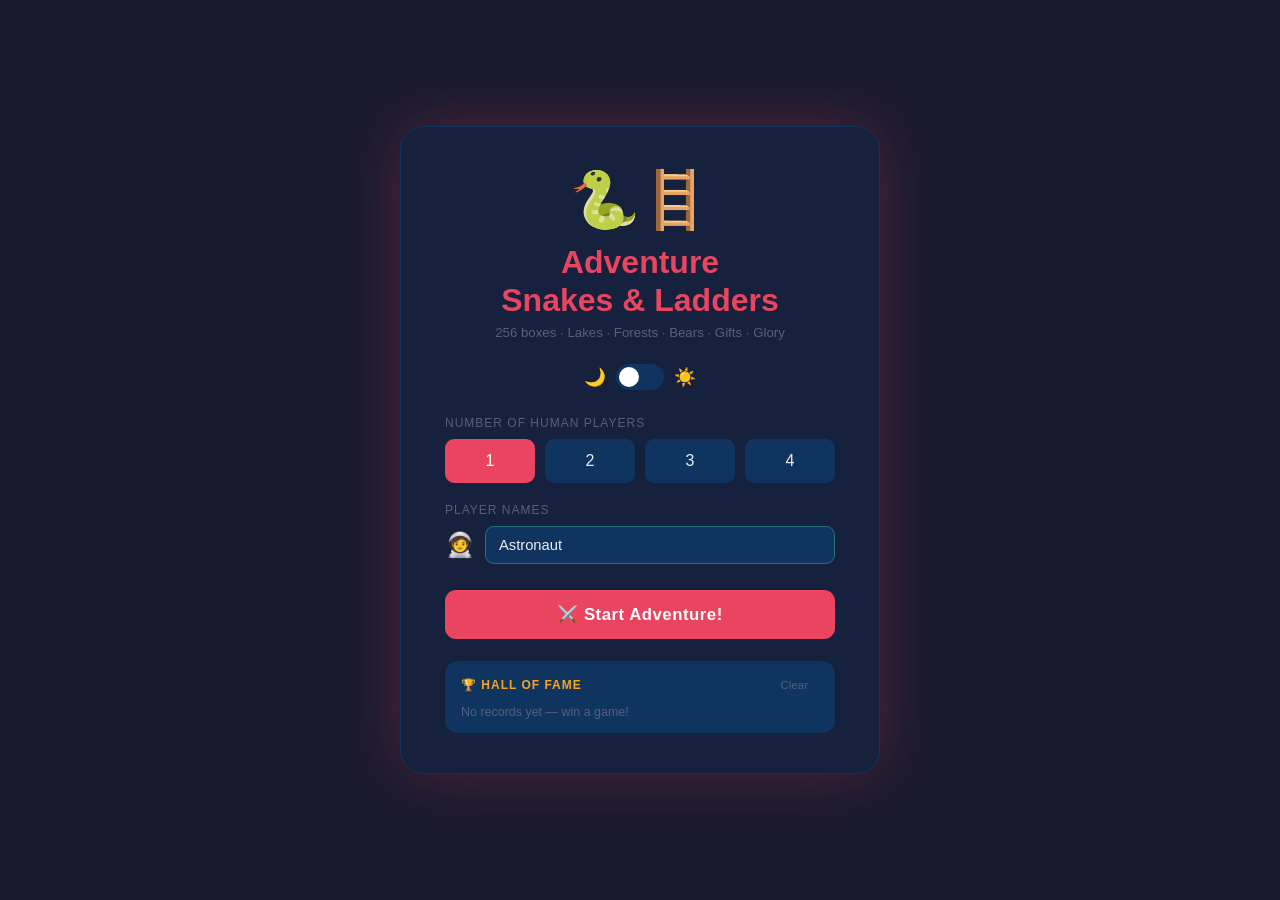
<file: index.html>
<!DOCTYPE html>
<html lang="en" data-theme="dark">
<head>
  <meta charset="UTF-8"/>
  <meta name="viewport" content="width=device-width, initial-scale=1.0"/>
  <title>🐍 Adventure Snakes & Ladders</title>
  <link rel="stylesheet" href="css/themes.css"/>
  <link rel="stylesheet" href="css/animations.css"/>
  <link rel="stylesheet" href="css/main.css"/>
  <style>
    body{display:flex;align-items:center;justify-content:center;min-height:100vh;padding:20px;}
    .setup-card{background:var(--card);border:1px solid var(--border);border-radius:24px;
      padding:40px 44px;max-width:480px;width:100%;text-align:center;
      box-shadow:0 0 60px var(--shadow);}
    .setup-logo{font-size:3.5rem;margin-bottom:10px;}
    .setup-card h1{font-size:2rem;color:var(--accent);line-height:1.2;margin-bottom:6px;}
    .setup-sub{color:var(--text3);font-size:0.83rem;margin-bottom:24px;}
    .theme-row{display:flex;align-items:center;justify-content:center;gap:10px;margin-bottom:26px;font-size:1.1rem;}
    .toggle-switch{position:relative;width:48px;height:26px;display:inline-block;}
    .toggle-switch input{opacity:0;width:0;height:0;}
    .slider{position:absolute;inset:0;background:var(--bg3);border-radius:34px;cursor:pointer;transition:.3s;}
    .slider:before{content:"";position:absolute;width:20px;height:20px;left:3px;bottom:3px;
      background:#fff;border-radius:50%;transition:.3s;}
    input:checked+.slider{background:var(--gold);}
    input:checked+.slider:before{transform:translateX(22px);}
    .section{margin-bottom:20px;text-align:left;}
    .section>label{font-size:.75rem;color:var(--text3);text-transform:uppercase;
      letter-spacing:1px;display:block;margin-bottom:9px;}
    .count-btns{display:flex;gap:10px;}
    .count-btn{flex:1;padding:11px;background:var(--bg3);border:2px solid var(--border);
      border-radius:9px;color:var(--text);font-size:1rem;cursor:pointer;transition:all .2s;}
    .count-btn.active,.count-btn:hover{background:var(--accent);border-color:var(--accent);color:#fff;}
    #nameFields{display:flex;flex-direction:column;gap:9px;}
    .name-row{display:flex;align-items:center;gap:10px;}
    .name-row .p-icon{font-size:1.5rem;}
    .name-row input{flex:1;padding:10px 13px;background:var(--bg3);border:1px solid var(--border);
      border-radius:9px;color:var(--text);font-size:.92rem;outline:none;transition:border-color .2s;}
    .name-row input:focus{border-color:var(--accent);}
    .start-btn{width:100%;padding:14px;background:var(--accent);color:#fff;border:none;
      border-radius:11px;font-size:1.05rem;cursor:pointer;font-weight:bold;letter-spacing:.5px;
      margin-top:6px;transition:background .2s,transform .1s,box-shadow .2s;}
    .start-btn:hover{background:#c73652;transform:translateY(-2px);box-shadow:0 6px 20px var(--shadow);}
    .hof-section{margin-top:22px;background:var(--bg3);border-radius:13px;padding:14px 16px;text-align:left;}
    .hof-header{display:flex;justify-content:space-between;align-items:center;margin-bottom:10px;
      font-size:.75rem;color:var(--gold);font-weight:bold;text-transform:uppercase;letter-spacing:1px;}
    .clear-btn{background:transparent;border:1px solid var(--border);color:var(--text3);
      padding:3px 10px;border-radius:6px;cursor:pointer;font-size:.72rem;transition:all .2s;}
    .clear-btn:hover{border-color:var(--accent);color:var(--accent);}
    .hof-list{display:flex;flex-direction:column;gap:5px;max-height:120px;overflow-y:auto;}
    .hof-row{display:flex;align-items:center;gap:8px;font-size:.83rem;}
    .hof-name{flex:1;color:var(--text);}
    .hof-wins{color:var(--gold);font-weight:bold;}
    .hof-empty{font-size:.78rem;color:var(--text3);}
  </style>
</head>
<body>
<div class="setup-card">
  <div class="setup-logo">🐍🪜</div>
  <h1>Adventure<br/>Snakes &amp; Ladders</h1>
  <p class="setup-sub">256 boxes · Lakes · Forests · Bears · Gifts · Glory</p>

  <div class="theme-row">
    <span>🌙</span>
    <label class="toggle-switch">
      <input type="checkbox" id="themeCheck" onchange="toggleTheme()"/>
      <span class="slider"></span>
    </label>
    <span>☀️</span>
  </div>

  <div class="section">
    <label>Number of Human Players</label>
    <div class="count-btns">
      <button class="count-btn active" onclick="setCount(1)">1</button>
      <button class="count-btn"        onclick="setCount(2)">2</button>
      <button class="count-btn"        onclick="setCount(3)">3</button>
      <button class="count-btn"        onclick="setCount(4)">4</button>
    </div>
  </div>

  <div class="section">
    <label>Player Names</label>
    <div id="nameFields"></div>
  </div>

  <button class="start-btn" onclick="launchGame()">⚔️ Start Adventure!</button>

  <div class="hof-section">
    <div class="hof-header">
      <span>🏆 Hall of Fame</span>
      <button class="clear-btn" onclick="clearHOF()">Clear</button>
    </div>
    <div id="hofList" class="hof-list"></div>
  </div>
</div>

<script>
const AVATARS = ['🧑‍🚀','🧙','🧭','🧗'];
const COLORS  = ['#4ecca3','#e94560','#f5a623','#a855f7'];
const DNAMES  = ['Astronaut','Knight','Explorer','Climber'];
let count = 1;

function toggleTheme(){
  const h = document.documentElement;
  const light = h.getAttribute('data-theme') !== 'light';
  h.setAttribute('data-theme', light ? 'light' : 'dark');
  document.getElementById('themeCheck').checked = light;
  localStorage.setItem('asl_theme', light ? 'light' : 'dark');
}

function setCount(n){
  count = n;
  document.querySelectorAll('.count-btn').forEach((b,i)=>b.classList.toggle('active',i+1===n));
  renderNames(n);
}

function renderNames(n){
  const c = document.getElementById('nameFields'); c.innerHTML='';
  for(let i=0;i<n;i++){
    c.innerHTML+=`<div class="name-row">
      <span class="p-icon">${AVATARS[i]}</span>
      <input type="text" id="pn${i}" maxlength="14"
        placeholder="Player ${i+1}" value="${DNAMES[i]}"
        style="border-color:${COLORS[i]}66"/>
    </div>`;
  }
}

function launchGame(){
  const players=[];
  for(let i=0;i<count;i++){
    const v=document.getElementById('pn'+i);
    players.push({name:(v&&v.value.trim())||`Player ${i+1}`,isHuman:true,index:i});
  }
  // Add CPU if only 1 human
  if(players.length<2) players.push({name:'Buddy',isHuman:false,index:players.length});
  localStorage.setItem('asl_players', JSON.stringify(players));
  window.location.href='game.html';
}

function getHOF(){ try{return JSON.parse(localStorage.getItem('asl_hof')||'{}')}catch{return{}} }
function clearHOF(){ localStorage.removeItem('asl_hof'); renderHOF(); }
function renderHOF(){
  const el=document.getElementById('hofList'); if(!el) return;
  const r=getHOF();
  const sorted=Object.entries(r).sort((a,b)=>b[1]-a[1]).slice(0,8);
  const medals=['🥇','🥈','🥉','4️⃣','5️⃣','6️⃣','7️⃣','8️⃣'];
  if(!sorted.length){el.innerHTML='<div class="hof-empty">No records yet — win a game!</div>';return;}
  el.innerHTML=sorted.map((e,i)=>`<div class="hof-row">
    <span>${medals[i]}</span>
    <span class="hof-name">${e[0]}</span>
    <span class="hof-wins">${e[1]}W</span>
  </div>`).join('');
}

// Init
window.addEventListener('load',()=>{
  const saved=localStorage.getItem('asl_theme');
  if(saved==='light'){document.documentElement.setAttribute('data-theme','light');document.getElementById('themeCheck').checked=true;}
  renderNames(1); renderHOF();
});
</script>
</body>
</html>
</file>
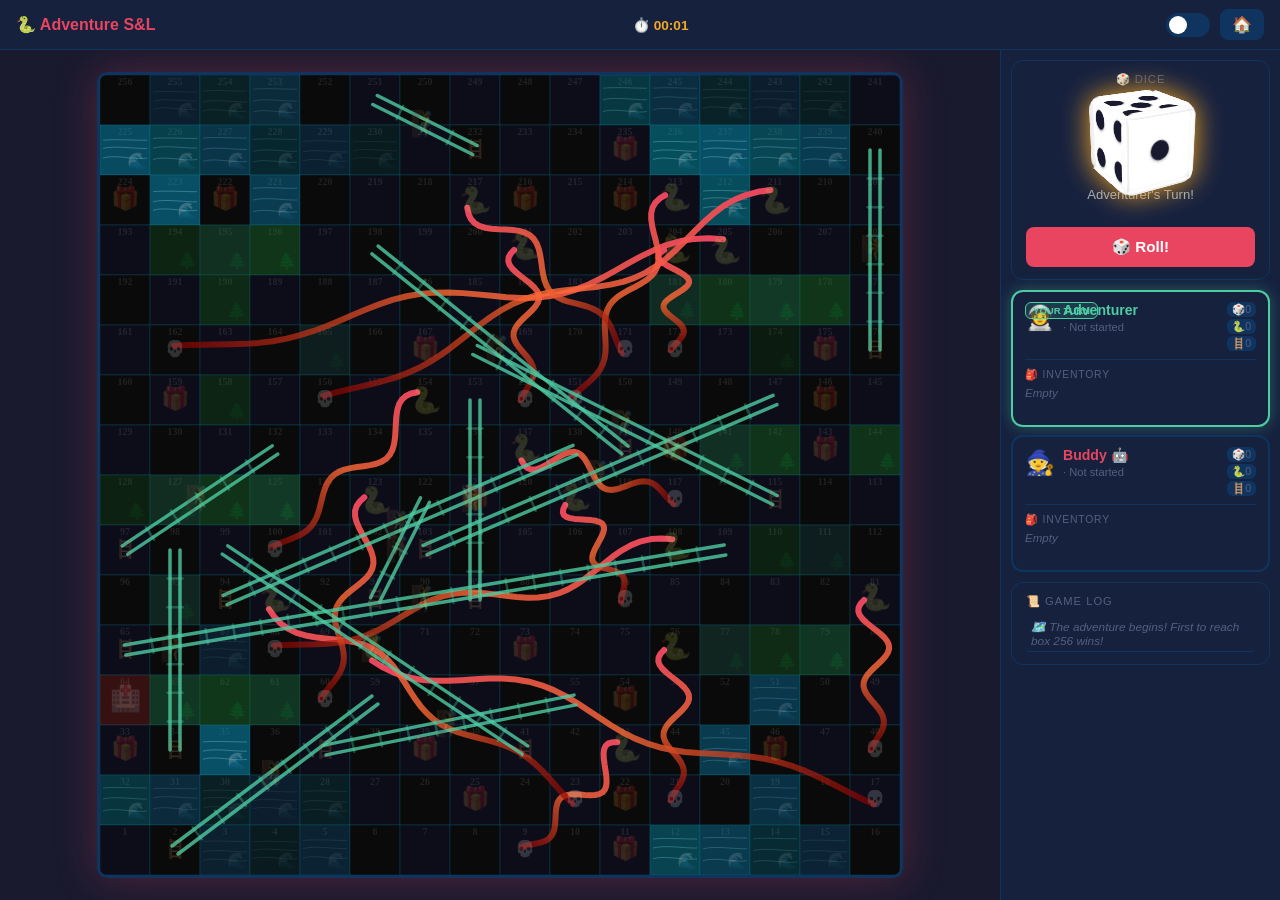
<file: game.html>
<!DOCTYPE html>
<html lang="en" data-theme="dark">
<head>
  <meta charset="UTF-8"/>
  <meta name="viewport" content="width=device-width, initial-scale=1.0"/>
  <title>🐍 Adventure — Playing!</title>
  <link rel="stylesheet" href="css/themes.css"/>
  <link rel="stylesheet" href="css/animations.css"/>
  <link rel="stylesheet" href="css/board.css"/>
  <link rel="stylesheet" href="css/main.css"/>
</head>
<body style="overflow:hidden">

<!-- TOP BAR -->
<div class="top-bar">
  <div class="game-title">🐍 Adventure S&amp;L</div>
  <div class="timer-display" id="timerDisplay">⏱️ 00:00</div>
  <div class="top-actions">
    <label class="toggle-switch">
      <input type="checkbox" id="themeCheck" onchange="toggleTheme()"/>
      <span class="slider"></span>
    </label>
    <button class="icon-btn" onclick="goHome()" title="Back to Setup">🏠</button>
  </div>
</div>

<!-- GAME LAYOUT -->
<div class="game-layout">

  <!-- BOARD (left, big) -->
  <div class="board-wrap">
    <canvas id="gameCanvas"></canvas>
  </div>

  <!-- RIGHT PANEL -->
  <div class="side-panel">

    <!-- Dice Card -->
    <div class="panel-card dice-card">
      <div class="panel-title">🎲 Dice</div>
      <div id="diceDisplay">🎲</div>
      <div id="turnLabel"  class="turn-label">Loading…</div>
      <div id="statusMsg"  class="status-msg"></div>
      <button id="rollBtn" class="roll-btn" onclick="rollDice()">🎲 Roll!</button>
    </div>

    <!-- Player Cards (one per player, generated by JS) -->
    <div id="playerCards"></div>

    <!-- Game Log -->
    <div class="panel-card">
      <div class="panel-title">📜 Game Log</div>
      <div id="gameLog" class="game-log"></div>
    </div>

  </div>
</div>

<!-- WIN MODAL -->
<div id="winModal" class="modal-overlay">
  <div class="modal-box">
    <span class="win-trophy">🏆</span>
    <h2 id="winTitle">Victory!</h2>
    <p  id="winSub"></p>
    <div class="stats-grid" id="statsGrid"></div>
    <button class="start-btn" onclick="goHome()">🔄 Play Again</button>
  </div>
</div>

<!-- CONVERTER MODAL -->
<div id="converterModal" class="modal-overlay">
  <div class="modal-box small-modal">
    <h2>🎲 Dice Converter</h2>
    <p>You rolled <strong id="originalRoll">—</strong>. Pick your number:</p>
    <div class="converter-btns">
      <button onclick="applyConverter(1)">⚀ 1</button>
      <button onclick="applyConverter(2)">⚁ 2</button>
      <button onclick="applyConverter(3)">⚂ 3</button>
      <button onclick="applyConverter(4)">⚃ 4</button>
      <button onclick="applyConverter(5)">⚄ 5</button>
      <button onclick="applyConverter(6)">⚅ 6</button>
    </div>
    <button class="cancel-btn" onclick="closeConverter()">Keep original roll</button>
  </div>
</div>

<!-- Toast -->
<div id="itemPrompt" class="item-toast"></div>

<!-- SCRIPTS — order matters! -->
<script src="js/config.js"></script>
<script src="js/terrain.js"></script>
<script src="js/players.js"></script>
<script src="js/board.js"></script>
<script src="js/animations.js"></script>
<script src="js/sound.js"></script>
<script src="js/ui.js"></script>
<script src="js/game.js"></script>
</body>
</html>
</file>
<file: css/themes.css>
:root {
  --bg:#1a1a2e; --bg2:#16213e; --bg3:#0f3460;
  --accent:#e94560; --green:#4ecca3; --gold:#f5a623; --purple:#a855f7;
  --text:#eeeef0; --text2:#a0aec0; --text3:#555f7e;
  --border:#0f3460; --border-strong:#00b4d8; --shadow:#e9456044; --card:#16213e;
}
[data-theme="light"] {
  --bg:#f0f4f8; --bg2:#ffffff; --bg3:#e2e8f0;
  --accent:#e94560; --green:#2ecc9a; --gold:#c47f0a; --purple:#7c3aed;
  --text:#1a202c; --text2:#4a5568; --text3:#a0aec0;
  --border:#cbd5e0; --border-strong:#64748b; --shadow:#00000022; --card:#ffffff;
}
* { margin:0; padding:0; box-sizing:border-box; }
html,body { width:100%; min-height:100vh; background:var(--bg); color:var(--text);
  font-family:'Segoe UI',sans-serif; transition:background 0.5s,color 0.5s; }
</file>
<file: css/animations.css>
@keyframes diceRoll{
  0%{transform:rotate(0) scale(1)} 20%{transform:rotate(-25deg) scale(1.25)}
  40%{transform:rotate(25deg) scale(0.85)} 60%{transform:rotate(-15deg) scale(1.15)}
  80%{transform:rotate(10deg) scale(0.95)} 100%{transform:rotate(0) scale(1)}
}
@keyframes invPulse{0%,100%{box-shadow:0 0 6px #4ecca344;}50%{box-shadow:0 0 18px #4ecca3bb;}}
@keyframes convPulse{0%,100%{box-shadow:0 0 6px #f5a62344;}50%{box-shadow:0 0 18px #f5a623bb;}}
@keyframes trophyBounce{0%{transform:scale(0)}60%{transform:scale(1.2)}100%{transform:scale(1)}}
@keyframes fadeSlideIn{from{opacity:0;transform:translateY(10px)}to{opacity:1;transform:translateY(0)}}
@keyframes pulse{0%,100%{opacity:1}50%{opacity:0.5}}

.inv-usable{animation:invPulse 1.4s infinite;}
.inv-converter{animation:convPulse 1s infinite;}
.anim-fadein{animation:fadeSlideIn 0.3s ease;}

/* ── 3D Dice ── */
/* ── 3D Real Dice ── */
.dice-scene {
  width: 80px;
  height: 80px;
  perspective: 400px;
  margin: 0 auto;
}

.dice-cube {
  width: 80px;
  height: 80px;
  position: relative;
  transform-style: preserve-3d;
  transform: rotateX(-20deg) rotateY(30deg);
  transition: transform 0.4s ease;
}

.dice-cube .face {
  position: absolute;
  width: 80px;
  height: 80px;
  background: #ffffff;
  border-radius: 14px;
  border: none;
  display: grid;
  grid-template-columns: repeat(3, 1fr);
  grid-template-rows: repeat(3, 1fr);
  padding: 10px;
  box-sizing: border-box;
  box-shadow:
    inset 2px 2px 6px rgba(255,255,255,0.9),
    inset -2px -2px 6px rgba(0,0,0,0.15);
  backface-visibility: visible;
}

.face-1 { transform: rotateY(  0deg) translateZ(40px); }
.face-2 { transform: rotateY( 90deg) translateZ(40px); }
.face-3 { transform: rotateY(180deg) translateZ(40px); }
.face-4 { transform: rotateY(-90deg) translateZ(40px); }
.face-5 { transform: rotateX( 90deg) translateZ(40px); }
.face-6 { transform: rotateX(-90deg) translateZ(40px); }

.pip {
  width: 100%;
  height: 100%;
  border-radius: 50%;
  background: transparent;
}

.pip-on {
  background: #1a1a2e;
  box-shadow: 0 1px 3px rgba(0,0,0,0.4);
}

@keyframes diceRoll3D {
  0%   { transform: rotateX(0deg)    rotateY(0deg);   }
  25%  { transform: rotateX(360deg)  rotateY(270deg); }
  50%  { transform: rotateX(540deg)  rotateY(450deg); }
  75%  { transform: rotateX(720deg)  rotateY(630deg); }
  100% { transform: rotateX(900deg)  rotateY(810deg); }
}

.dice-cube.rolling {
  animation: diceRoll3D 0.65s cubic-bezier(0.25,0.46,0.45,0.94) forwards;
}


.dice-cube .face-1 { transform: rotateY(  0deg) translateZ(35px); }
.dice-cube .face-2 { transform: rotateY( 90deg) translateZ(35px); }
.dice-cube .face-3 { transform: rotateY(180deg) translateZ(35px); }
.dice-cube .face-4 { transform: rotateY(-90deg) translateZ(35px); }
.dice-cube .face-5 { transform: rotateX( 90deg) translateZ(35px); }
.dice-cube .face-6 { transform: rotateX(-90deg) translateZ(35px); }

@keyframes diceRoll3D {
  0%   { transform: rotateX(0deg)   rotateY(0deg);   }
  25%  { transform: rotateX(360deg) rotateY(180deg); }
  50%  { transform: rotateX(540deg) rotateY(360deg); }
  75%  { transform: rotateX(720deg) rotateY(540deg); }
  100% { transform: rotateX(900deg) rotateY(720deg); }
}

.dice-cube.rolling {
  animation: diceRoll3D 0.6s ease-out forwards;
}
</file>
<file: css/main.css>
/* ── Game Page Layout ── */
body { margin:0; overflow:hidden; }

.top-bar {
  display:flex; align-items:center; justify-content:space-between;
  padding:8px 16px; height:50px;
  background:var(--card); border-bottom:1px solid var(--border);
  position:fixed; top:0; left:0; right:0; z-index:10;
}
.game-title    { font-size:1rem; font-weight:bold; color:var(--accent); white-space:nowrap; }
.timer-display { font-size:.85rem; color:var(--gold); font-weight:bold; font-variant-numeric:tabular-nums; }
.top-actions   { display:flex; align-items:center; gap:10px; }

.toggle-switch { position:relative; width:44px; height:24px; display:inline-block; }
.toggle-switch input { opacity:0; width:0; height:0; }
.slider { position:absolute; inset:0; background:var(--bg3); border-radius:34px; cursor:pointer; transition:.3s; }
.slider:before { content:""; position:absolute; width:18px; height:18px; left:3px; bottom:3px;
  background:#fff; border-radius:50%; transition:.3s; }
input:checked+.slider { background:var(--gold); }
input:checked+.slider:before { transform:translateX(20px); }

.icon-btn { background:var(--bg3); border:1px solid var(--border); border-radius:8px;
  color:var(--text); font-size:1rem; padding:5px 11px; cursor:pointer; transition:all .2s; }
.icon-btn:hover { background:var(--accent); color:#fff; border-color:var(--accent); }

/* Game Layout */
.game-layout {
  display:flex; gap:0;
  position:fixed; top:50px; left:0; right:0; bottom:0;
}

/* Board — takes all available space */
.board-wrap {
  flex:1; display:flex; align-items:center; justify-content:center;
  overflow:auto; padding:10px; background:var(--bg);
  min-width:0;
}
#gameCanvas {
  border:3px solid var(--border); border-radius:10px;
  box-shadow:0 0 40px var(--shadow); display:block;
}

/* Side Panel — fixed width, scrollable */
.side-panel {
  width:280px; flex-shrink:0;
  background:var(--bg2); border-left:1px solid var(--border);
  display:flex; flex-direction:column; gap:0;
  overflow-y:auto; padding:10px; gap:10px;
}

/* ── Dice Card ── */
.panel-card { background:var(--card); border:1px solid var(--border); border-radius:12px; padding:12px 14px; }
.panel-title { font-size:.7rem; color:var(--text3); text-transform:uppercase; letter-spacing:1px; margin-bottom:9px; }
.dice-card   { text-align:center; }
#diceDisplay { font-size:4rem; line-height:1; margin:4px 0; display:inline-block;
  filter:drop-shadow(0 0 14px var(--gold)); }
.turn-label  { font-size:.82rem; color:var(--text2); margin-bottom:3px; font-weight:500; }
.status-msg  { font-size:.72rem; color:var(--gold); min-height:16px; margin-bottom:6px; line-height:1.3; }
.roll-btn    { width:100%; padding:11px; background:var(--accent); color:#fff; border:none;
  border-radius:8px; font-size:.95rem; cursor:pointer; font-weight:bold;
  transition:background .2s, transform .1s, box-shadow .2s; }
.roll-btn:hover:not(:disabled) { background:#c73652; transform:translateY(-1px); box-shadow:0 4px 14px var(--shadow); }
.roll-btn:disabled { background:#2a2a3a; color:#555; cursor:not-allowed; }

/* ── Player Cards ── */
#playerCards { display:flex; flex-direction:column; gap:8px; }

.player-card {
  background:var(--card); border:2px solid var(--border);
  border-radius:12px; padding:10px 12px;
  transition:border-color .25s, box-shadow .25s;
}
.player-card-active {
  border-color:var(--pcolor, var(--accent));
  box-shadow:0 0 16px color-mix(in srgb, var(--pcolor, var(--accent)) 35%, transparent);
}

.pcard-header { display:flex; align-items:flex-start; gap:8px; margin-bottom:8px; }
.pcard-avatar { font-size:1.5rem; flex-shrink:0; margin-top:2px; }
.pcard-info   { flex:1; min-width:0; }
.pcard-name   { font-size:.88rem; font-weight:700; color:var(--pcolor, var(--text));
  white-space:nowrap; overflow:hidden; text-overflow:ellipsis; }
.pcard-detail { font-size:.7rem; color:var(--text3); margin-top:2px; line-height:1.4; }
.pcard-detail b { color:var(--text2); }

.pcard-stats  { display:flex; flex-direction:column; gap:2px; align-items:flex-end; flex-shrink:0; }
.pstat        { font-size:.66rem; color:var(--text3); background:var(--bg3);
  padding:1px 5px; border-radius:6px; white-space:nowrap; }

.pcard-active-tag {
  position:absolute; /* fallback — use flex instead */
  font-size:.6rem; font-weight:bold; color:var(--pcolor, var(--accent));
  background:color-mix(in srgb, var(--pcolor, var(--accent)) 15%, transparent);
  padding:2px 7px; border-radius:6px; border:1px solid var(--pcolor, var(--accent));
  white-space:nowrap; align-self:flex-start; margin-left:auto;
}

/* Inventory inside player card */
.pcard-inv       { border-top:1px solid var(--border); padding-top:8px; }
.pcard-inv-label { font-size:.65rem; color:var(--text3); text-transform:uppercase;
  letter-spacing:.8px; margin-bottom:6px; }
.pcard-inv-grid  { display:flex; flex-wrap:wrap; gap:5px; min-height:28px; }

.inv-item { background:var(--bg3); border:2px solid var(--border); border-radius:7px;
  padding:5px 8px; font-size:1.1rem; cursor:default; transition:all .2s;
  position:relative; opacity:.28; user-select:none; }
.inv-item.inv-usable    { opacity:1; border-color:var(--green); cursor:pointer; }
.inv-item.inv-converter { opacity:1; border-color:var(--gold);  cursor:pointer; }
.inv-item.inv-usable:hover, .inv-item.inv-converter:hover { transform:scale(1.14); }
.item-count { position:absolute; top:-5px; right:-5px; background:var(--accent);
  color:#fff; font-size:.56rem; border-radius:50%; width:14px; height:14px;
  display:flex; align-items:center; justify-content:center; font-weight:bold; }
.inv-empty-sm { font-size:.72rem; color:var(--text3); font-style:italic; }

/* ── Game Log ── */
.game-log   { max-height:180px; overflow-y:auto; font-size:.74rem; display:flex; flex-direction:column; gap:2px; }
.log-entry  { padding:3px 5px; border-radius:4px; color:var(--text2); border-bottom:1px solid var(--border); }
.log-snake  { color:#e94560; }
.log-ladder { color:#4ecca3; }
.log-win    { color:var(--gold); font-weight:bold; }
.log-lake   { color:#60a5fa; }
.log-forest { color:#86efac; }
.log-bear   { color:#f97316; font-weight:bold; }
.log-gift   { color:var(--purple); }
.log-hospital { color:#f43f5e; font-weight:bold; }
.log-info   { color:var(--text3); font-style:italic; }

/* ── Modals ── */
.modal-overlay { display:none; position:fixed; inset:0; background:#000d;
  align-items:center; justify-content:center; z-index:200; }
.modal-overlay.show { display:flex; }
.modal-box { background:var(--card); border:2px solid var(--accent); border-radius:18px;
  padding:34px 38px; text-align:center; box-shadow:0 0 50px var(--shadow);
  max-width:380px; width:92%; }
.modal-box.small-modal { padding:24px 28px; max-width:330px; }
.win-trophy  { font-size:5rem; display:block; margin-bottom:8px; }
.modal-box h2 { font-size:1.5rem; color:var(--gold); margin-bottom:6px; }
.modal-box p  { color:var(--text2); font-size:.9rem; margin-bottom:14px; }
.stats-grid   { display:grid; grid-template-columns:1fr 1fr; gap:8px; margin-bottom:16px; }
.stat-box     { background:var(--bg3); border-radius:8px; padding:10px 8px; }
.stat-val     { font-size:1.4rem; font-weight:bold; color:var(--gold); }
.stat-lbl     { font-size:.65rem; color:var(--text3); text-transform:uppercase; letter-spacing:.5px; }
.start-btn    { width:100%; padding:13px; background:var(--accent); color:#fff; border:none;
  border-radius:10px; font-size:1rem; cursor:pointer; font-weight:bold;
  transition:background .2s, transform .1s; margin-top:6px; }
.start-btn:hover { background:#c73652; transform:translateY(-2px); }
.converter-btns { display:flex; gap:8px; flex-wrap:wrap; justify-content:center; margin:12px 0; }
.converter-btns button { padding:10px 14px; background:var(--bg3); border:2px solid var(--border);
  border-radius:8px; color:var(--text); font-size:1.1rem; cursor:pointer; transition:all .2s; }
.converter-btns button:hover { background:var(--accent); border-color:var(--accent); color:#fff; }
.cancel-btn { background:transparent; border:1px solid var(--border); color:var(--text3);
  padding:8px 20px; border-radius:8px; cursor:pointer; font-size:.85rem; margin-top:4px; transition:all .2s; }
.cancel-btn:hover { border-color:var(--accent); color:var(--accent); }

/* Toast */
.item-toast { position:fixed; bottom:26px; left:50%; transform:translateX(-50%) translateY(14px);
  background:var(--card); border:2px solid var(--green); border-radius:12px;
  padding:10px 22px; font-size:.9rem; color:var(--text); opacity:0;
  transition:all .35s; pointer-events:none; z-index:300; white-space:nowrap;
  box-shadow:0 4px 20px var(--shadow); }
.item-toast.show { opacity:1; transform:translateX(-50%) translateY(0); }

/* Mobile */
@media(max-width:700px){
  .game-layout { flex-direction:column; }
  .side-panel  { width:100%; border-left:none; border-top:1px solid var(--border);
    max-height:42vh; flex-direction:row; flex-wrap:wrap; overflow-x:auto; }
  #playerCards { flex-direction:row; flex-wrap:nowrap; overflow-x:auto; }
  .player-card { min-width:200px; }
}
</file>
<file: css/board.css>
.board-wrap {
  flex: 1; display: flex; align-items: flex-start;
  justify-content: center; overflow: auto; padding: 4px;
}
#gameCanvas {
  border: 4px solid var(--border-strong);
  border-radius: 10px;
  box-shadow: 0 0 40px var(--shadow), 0 0 0 1px var(--border);
  display: block; max-width: 100%;
}
</file>
